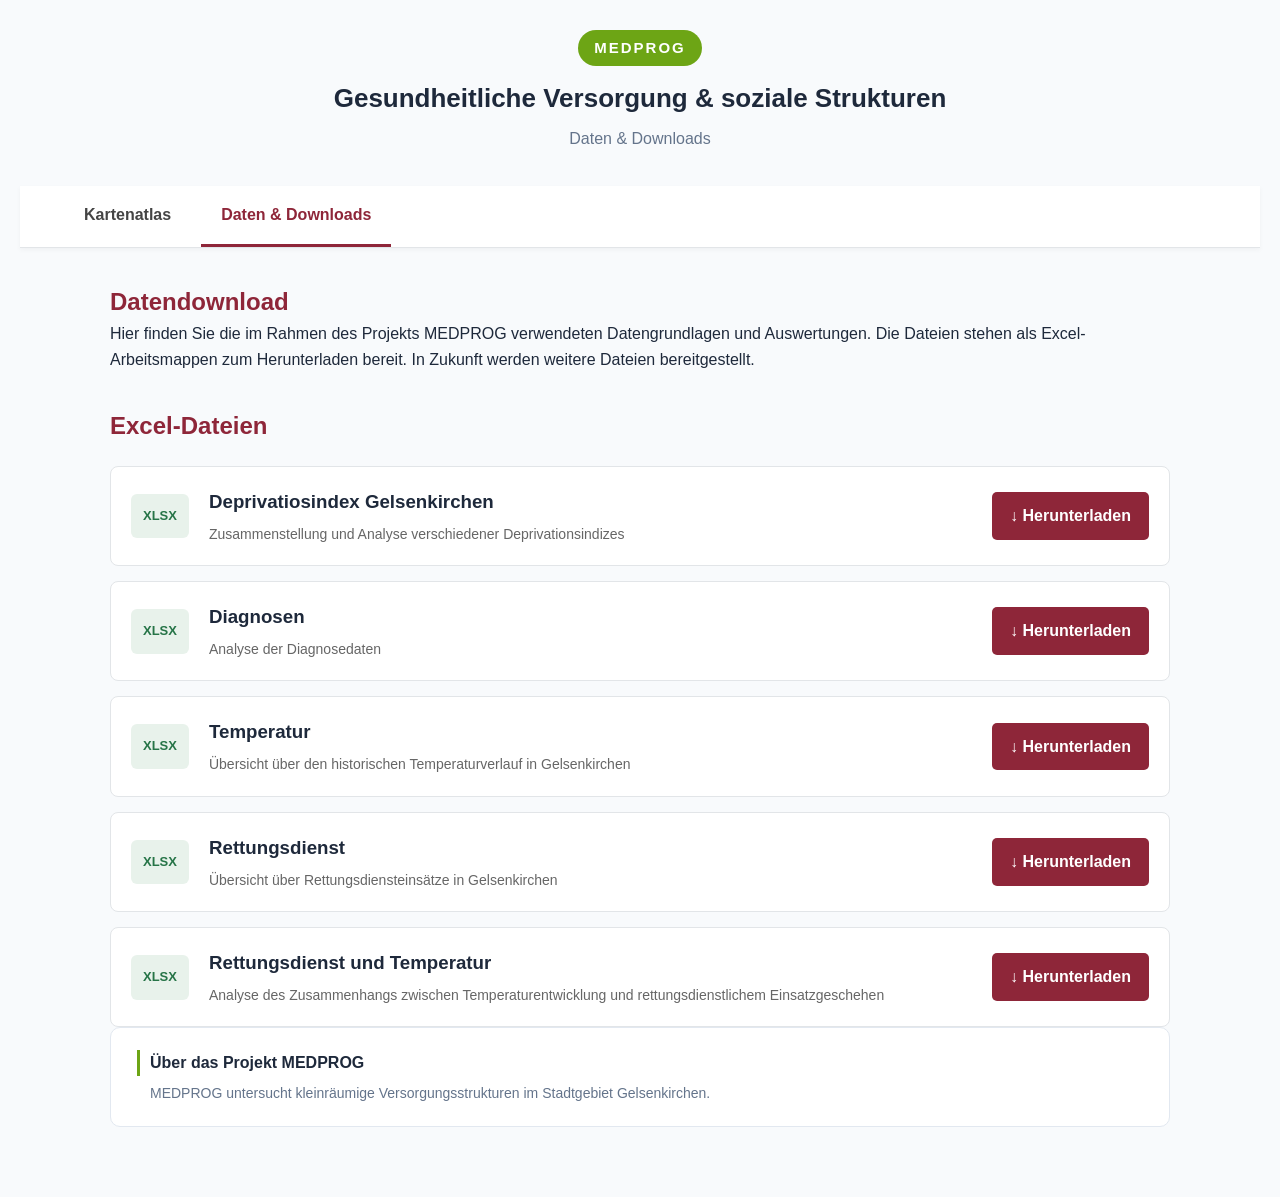
<file: downloads.html>
<!DOCTYPE html>
<html lang="de">
<head>
  <meta charset="UTF-8">
  <meta name="viewport" content="width=device-width, initial-scale=1.0">
  <title>MEDPROG – Daten & Downloads</title>
  <link rel="stylesheet" href="style.css">
</head>
<body>

  <header class="header">
    <div class="logo-area">
      <span class="logo-badge">MEDPROG</span>
    </div>
    <h1>Gesundheitliche Versorgung & soziale Strukturen</h1>
    <p class="subtitle">Daten & Downloads</p>
  </header>

  <!-- Navigation -->
  <nav class="main-nav">
    <div class="nav-inner">
      <a href="index.html" class="nav-link">
        Kartenatlas
      </a>
      <a href="downloads.html" class="nav-link active">
        Daten & Downloads
      </a>
    </div>
  </nav>

  <main class="container">

    <section class="download-intro">
      <h2>Datendownload</h2>
      <p>
        Hier finden Sie die im Rahmen des Projekts MEDPROG
        verwendeten Datengrundlagen und Auswertungen.
        Die Dateien stehen als Excel-Arbeitsmappen zum
        Herunterladen bereit. In Zukunft werden weitere Dateien bereitgestellt.
      </p>
    </section>

    <section class="download-section">

      <h2>Excel-Dateien</h2>

      <div class="download-list">

        <div class="download-card">
          <div class="file-icon">XLSX</div>
          <div class="file-info">
            <h3>Deprivatiosindex Gelsenkirchen</h3>
            <p>Zusammenstellung und Analyse verschiedener Deprivationsindizes</p>
          </div>
          <a href="files/deprivationsindex.xlsx"
             class="download-button" download>
            ↓ Herunterladen
          </a>
        </div>

        <div class="download-card">
          <div class="file-icon">XLSX</div>
          <div class="file-info">
            <h3>Diagnosen</h3>
            <p>Analyse der Diagnosedaten</p>
          </div>
          <a href="dateien/diagnosen.xlsx"
             class="download-button" download>
            ↓ Herunterladen
          </a>
        </div>

        <div class="download-card">
          <div class="file-icon">XLSX</div>
          <div class="file-info">
            <h3>Temperatur</h3>
            <p>Übersicht über den historischen Temperaturverlauf in Gelsenkirchen</p>
          </div>
          <a href="dateien/temperatur.xlsx"
             class="download-button" download>
            ↓ Herunterladen
          </a>
        </div>

        <div class="download-card">
          <div class="file-icon">XLSX</div>
          <div class="file-info">
            <h3>Rettungsdienst</h3>
            <p>Übersicht über Rettungsdiensteinsätze in Gelsenkirchen</p>
          </div>
          <a href="dateien/rettungsdienst.xlsx"
             class="download-button" download>
            ↓ Herunterladen
          </a>
        </div>

        <div class="download-card">
          <div class="file-icon">XLSX</div>
          <div class="file-info">
            <h3>Rettungsdienst und Temperatur</h3>
            <p>Analyse des Zusammenhangs zwischen Temperaturentwicklung und rettungsdienstlichem Einsatzgeschehen</p>
          </div>
          <a href="files/rettungsdienst_und_temperatur.xlsx"
             class="download-button" download>
            ↓ Herunterladen
          </a>
        </div>

      </div>

    </section>

    <footer class="project-info">
      <h3>Über das Projekt MEDPROG</h3>
      <p>
        MEDPROG untersucht kleinräumige Versorgungsstrukturen
        im Stadtgebiet Gelsenkirchen.
      </p>
    </footer>

  </main>

</body>
</html>
</file>
<file: style.css>
/* ==========================================================================
   MEDPROG – Kartenatlas Gelsenkirchen (Layer-Version)
   ========================================================================== */

:root {
  --wh-green: #6da515;
  --wh-green-dark: #56840f;
  --wh-green-soft: #f2f8ea;
  --wh-green-border: #c8e29d;

  --text-main: #1e293b;
  --text-muted: #64748b;
  --bg-page: #f8fafc;
  --bg-card: #ffffff;
  --border-color: #e2e8f0;

  --radius-sm: 6px;
  --radius-md: 10px;
  --radius-lg: 16px;
  --shadow-card: 0 4px 16px rgba(0, 0, 0, 0.05);
}

* {
  box-sizing: border-box;
  margin: 0;
  padding: 0;
}

body {
  font-family: -apple-system, BlinkMacSystemFont, "Segoe UI", Roboto, Helvetica, Arial, sans-serif;
  background-color: var(--bg-page);
  color: var(--text-main);
  line-height: 1.6;
  padding: 30px 20px;
}

.container {
  max-width: 1060px;
  margin: 0 auto;
}

.header {
  text-align: center;
  margin-bottom: 35px;
}

.logo-area {
  margin-bottom: 12px;
}

.logo-badge {
  display: inline-block;
  background-color: var(--wh-green);
  color: #ffffff;
  font-weight: 800;
  font-size: 15px;
  letter-spacing: 2px;
  padding: 6px 16px;
  border-radius: 20px;
  text-transform: uppercase;
}

.header h1 {
  font-size: 26px;
  font-weight: 700;
  color: var(--text-main);
  margin-bottom: 6px;
}

.header .subtitle {
  font-size: 16px;
  color: var(--text-muted);
}

.filter-bar {
  display: flex;
  flex-direction: column;
  gap: 16px;
  width: 100%;
  background: var(--bg-card);
  padding: 22px;
  border-radius: var(--radius-md);
  border: 1px solid var(--border-color);
  box-shadow: var(--shadow-card);
  margin-bottom: 25px;
}

.filter-group {
  display: flex;
  flex-direction: column;
  gap: 6px;
  width: 100%;
}

.filter-group label {
  font-size: 13px;
  font-weight: 600;
  text-transform: uppercase;
  letter-spacing: 0.5px;
  color: var(--text-muted);
}

.filter-group select {
  width: 100%;
  font-size: 15px;
  color: var(--text-main);
  padding: 10px 14px;
  border: 1px solid var(--border-color);
  border-radius: var(--radius-sm);
  background-color: #ffffff;
  cursor: pointer;
  transition: border-color 0.2s ease, box-shadow 0.2s ease;
}

.filter-group select:focus {
  outline: none;
  border-color: var(--wh-green);
  box-shadow: 0 0 0 3px rgba(109, 165, 21, 0.2);
}

/* WICHTIG: Relativer Container für absolute Layer-Überlagerung */
.map-section {
  background: var(--bg-card);
  border: 1px solid var(--border-color);
  border-radius: var(--radius-md);
  box-shadow: var(--shadow-card);
  overflow: hidden;
  margin-bottom: 30px;
}

.map-container {
  position: relative; 
  min-height: 480px;
  display: flex;
  align-items: center;
  justify-content: center;
  background-color: #ffffff;
  padding: 15px;
  border-bottom: 1px solid var(--border-color);
}

/* Die transparenten Bild-Schichten liegen exakt übereinander */
.map-layer {
  position: absolute;
  max-width: 95%;
  max-height: 75vh;
  object-fit: contain;
  border-radius: var(--radius-sm);
  cursor: zoom-in;
  transition: transform 0.15s ease;
  z-index: 2;
}

.map-layer:hover {
  transform: scale(1.01);
}

.map-status {
  position: relative;
  z-index: 5;
  text-align: center;
  padding: 50px 20px;
  max-width: 500px;
}

.map-status .status-title {
  font-size: 18px;
  font-weight: 600;
  color: var(--text-main);
  margin-bottom: 8px;
}

.map-status .status-desc {
  font-size: 14px;
  color: var(--text-muted);
}

.map-meta {
  padding: 22px 26px;
  background-color: #fafbfc;
}

.map-meta h2 {
  font-size: 19px;
  color: var(--text-main);
  margin-bottom: 8px;
}

.map-meta p {
  font-size: 14px;
  color: var(--text-muted);
  margin-bottom: 14px;
}

.meta-footer {
  display: flex;
  flex-wrap: wrap;
  justify-content: space-between;
  gap: 10px;
  font-size: 12px;
  color: var(--text-muted);
  border-top: 1px solid var(--border-color);
  padding-top: 12px;
}

.project-info {
  background: var(--bg-card);
  border: 1px solid var(--border-color);
  border-radius: var(--radius-md);
  padding: 22px 26px;
  margin-bottom: 40px;
}

.project-info h3 {
  font-size: 16px;
  margin-bottom: 6px;
  color: var(--text-main);
  border-left: 3px solid var(--wh-green);
  padding-left: 10px;
}

.project-info p {
  font-size: 14px;
  color: var(--text-muted);
  padding-left: 13px;
}

/* Lightbox / Modal */
.image-modal {
  display: none;
  position: fixed;
  z-index: 1000;
  left: 0;
  top: 0;
  width: 100%;
  height: 100%;
  background-color: rgba(15, 23, 42, 0.9);
  backdrop-filter: blur(4px);
  justify-content: center;
  align-items: center;
  padding: 20px;
  cursor: zoom-out;
}

.modal-image {
  max-width: 95vw;
  max-height: 92vh;
  object-fit: contain;
  border-radius: var(--radius-sm);
  box-shadow: 0 10px 40px rgba(0, 0, 0, 0.5);
}

.modal-close {
  position: absolute;
  top: 20px;
  right: 30px;
  color: #ffffff;
  font-size: 38px;
  font-weight: 300;
  cursor: pointer;
  line-height: 1;
  transition: color 0.2s ease;
}

.modal-close:hover {
  color: var(--wh-green);
}

/* ==========================================================================
   Export-Button Styling
   ========================================================================== */
.export-container {
  margin-top: 18px;
  padding-top: 14px;
  border-top: 1px solid var(--border-color);
  text-align: right;
}

.export-btn {
  background-color: var(--wh-green);
  color: #ffffff;
  border: none;
  font-size: 14px;
  font-weight: 600;
  padding: 10px 18px;
  border-radius: var(--radius-sm);
  cursor: pointer;
  transition: background-color 0.2s ease, transform 0.1s ease;
  box-shadow: 0 2px 6px rgba(109, 165, 21, 0.3);
  display: inline-flex;
  align-items: center;
  gap: 8px;
}

.export-btn:hover {
  background-color: var(--wh-green-dark);
  transform: translateY(-1px);
}

/* ==========================================================================
   Floating Karten-Elemente unten rechts (Legende, Maßstab, Nordpfeil)
   ========================================================================== */
.map-container {
  position: relative; 
  min-height: 480px;
  display: flex;
  align-items: center;
  justify-content: center;
  background-color: #ffffff;
  padding: 15px;
  border-bottom: 1px solid var(--border-color);
  overflow: hidden;
}

/* Der Container unten rechts, der alles dynamisch nach oben stapelt */
.map-overlay-elements {
  position: absolute;
  bottom: 20px;
  right: 20px;
  z-index: 10;
  display: flex;
  flex-direction: column;
  align-items: flex-end;
  gap: 8px;
  pointer-events: none; /* Klicks gehen durch den leeren Raum hindurch */
}

.map-overlay-elements > * {
  pointer-events: auto; /* Elemente selbst bleiben anklickbar */
}

/* Legenden-Box im QGIS-Stil */
.overlay-box {
  background: rgba(255, 255, 255, 0.92);
  backdrop-filter: blur(4px);
  border: 1px solid #cbd5e1;
  border-radius: var(--radius-sm);
  padding: 8px 12px;
  box-shadow: 0 4px 12px rgba(0, 0, 0, 0.15);
  max-width: 240px;
}

.overlay-title {
  font-size: 11px;
  font-weight: 700;
  text-transform: uppercase;
  color: var(--text-muted);
  margin-bottom: 4px;
  border-bottom: 1px solid #e2e8f0;
  padding-bottom: 2px;
}

.overlay-legend-images {
  display: flex;
  flex-direction: column;
  gap: 6px;
}

.overlay-legend-images img {
  max-height: 90px;
  max-width: 100%;
  object-fit: contain;
}

/* Untere Zeile für Maßstab und Nordpfeil */
.overlay-bottom-row {
  display: flex;
  align-items: center;
  gap: 10px;
}

.overlay-item {
  background: rgba(255, 255, 255, 0.92);
  backdrop-filter: blur(4px);
  border: 1px solid #cbd5e1;
  border-radius: var(--radius-sm);
  padding: 4px 8px;
  box-shadow: 0 2px 8px rgba(0, 0, 0, 0.1);
  display: flex;
  align-items: center;
  justify-content: center;
}

.scale-item img {
  height: 20px;
  object-fit: contain;
}

.north-item img {
  height: 35px;
  object-fit: contain;
}

/* Checkbox-Leiste unter der Karte */
.element-controls-bar {
  display: flex;
  flex-wrap: wrap;
  align-items: center;
  gap: 15px;
  padding: 12px 22px;
  background-color: #f1f5f9;
  border-top: 1px solid var(--border-color);
  font-size: 13px;
  color: var(--text-main);
}

.controls-label {
  font-weight: 600;
  color: var(--text-muted);
}

.checkbox-label {
  display: inline-flex;
  align-items: center;
  gap: 5px;
  cursor: pointer;
  user-select: none;
}


/* Hauptnavigation */
.main-nav {
    background: #ffffff;
    border-bottom: 1px solid #e2e5e8;
    box-shadow: 0 2px 5px rgba(0,0,0,0.04);
}

.nav-inner {
    max-width: 1200px;
    margin: 0 auto;
    padding: 0 24px;
    display: flex;
    gap: 10px;
}

.nav-link {
    display: inline-block;
    padding: 16px 20px;
    color: #444;
    text-decoration: none;
    font-weight: 600;
    border-bottom: 3px solid transparent;
    transition: 0.2s;
}

.nav-link:hover {
    color: #8e2639;
    background: #faf5f6;
}

.nav-link.active {
    color: #8e2639;
    border-bottom-color: #8e2639;
}

/* Downloadseite */
.download-intro {
    margin: 35px 0;
}

.download-intro h2,
.download-section h2 {
    color: #8e2639;
}

.download-list {
    display: flex;
    flex-direction: column;
    gap: 15px;
    margin-top: 20px;
}

.download-card {
    display: flex;
    align-items: center;
    gap: 20px;
    padding: 20px;
    background: #ffffff;
    border: 1px solid #e2e5e8;
    border-radius: 8px;
}

.file-icon {
    background: #e8f2eb;
    color: #267447;
    font-weight: bold;
    padding: 12px;
    border-radius: 6px;
    font-size: 13px;
}

.file-info {
    flex: 1;
}

.file-info h3 {
    margin: 0 0 6px;
}

.file-info p {
    margin: 0;
    color: #666;
    font-size: 14px;
}

.download-button {
    background: #8e2639;
    color: white;
    text-decoration: none;
    padding: 11px 18px;
    border-radius: 5px;
    font-weight: 600;
    white-space: nowrap;
}

.download-button:hover {
    background: #701c2c;
}

@media (max-width: 600px) {
    .download-card {
        flex-wrap: wrap;
    }

    .file-info {
        min-width: 180px;
    }

    .download-button {
        width: 100%;
        text-align: center;
    }
}
</file>
